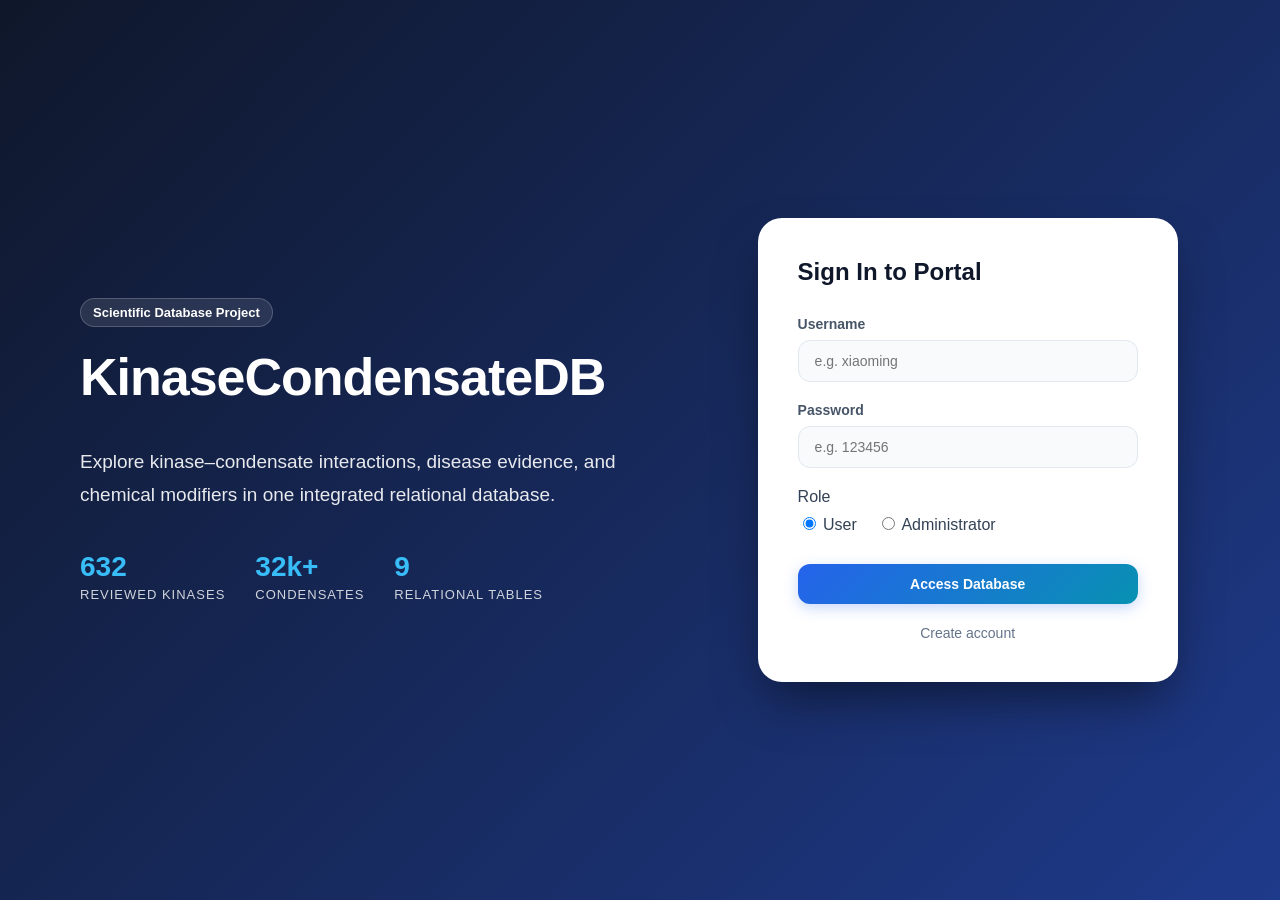
<file: templates/login.html>
<!doctype html>
<html lang="en">
<head>
  <meta charset="UTF-8">
  <title>CondensateDB Login</title>
  <link rel="stylesheet" href="/static/css/style.css">
</head>
<body class="auth-body">
<div class="auth-left">
  <div class="badge-tag">Scientific Database Project</div>
  <h1>KinaseCondensateDB</h1>
  <p class="hero-desc">Explore kinase–condensate interactions, disease evidence, and chemical modifiers in one integrated relational database.</p>
  <div class="hero-stats">
    <div class="hs-item"><strong>632</strong><span>Reviewed Kinases</span></div>
    <div class="hs-item"><strong>32k+</strong><span>Condensates</span></div>
    <div class="hs-item"><strong>9</strong><span>Relational Tables</span></div>
  </div>
</div>
<div class="auth-card">
  <h2>Sign In to Portal</h2>
  <div class="form-row"><label>Username</label><input id="username" class="input" placeholder="e.g. xiaoming"></div>
  <div class="form-row"><label>Password</label><input id="password" type="password" class="input" placeholder="e.g. 123456"></div>
  <label>Role</label>
  <div class="radio">
    <label><input type="radio" name="role" value="User" checked> User</label>
    <label><input type="radio" name="role" value="Administrator"> Administrator</label>
  </div>
  <button class="btn primary full-width" onclick="login()">Access Database</button> 
  <div class="auth-links">
    <a href="#" onclick="location.href='/register'">Create account</a>
  </div>
</div>
<script>
async function login(){const username=document.getElementById('username').value.trim(),password=document.getElementById('password').value.trim(),roleLabel=document.querySelector("input[name=role]:checked")?.value,role=roleLabel==="Administrator"?"管理员":"普通用户";if(!username||!password||!role){alert('Username, password and role are required');return}const r=await fetch('/api/auth/login',{method:'POST',headers:{'Content-Type':'application/json'},body:JSON.stringify({username,password,role})});const j=await r.json();if(j.code!==200){alert(j.msg);return}localStorage.setItem('token',j.data.token);localStorage.setItem('user',JSON.stringify(j.data.user));location.href=roleLabel==='Administrator'?'/admin':'/index'}
</script>
</body>
</html>
</file>
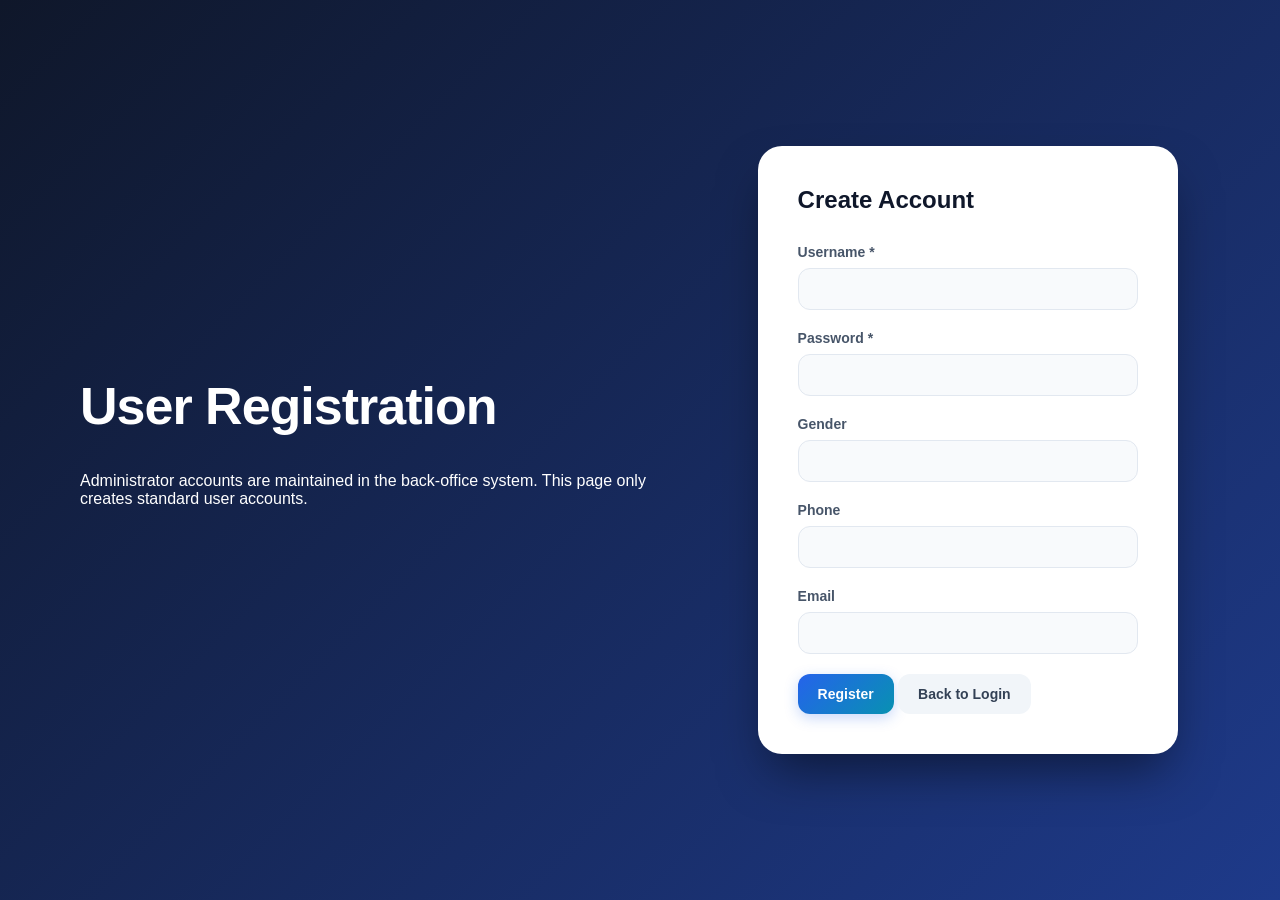
<file: templates/register.html>
<!doctype html><html lang="en"><head><meta charset="UTF-8"><title>User Registration</title><link rel="stylesheet" href="/static/css/style.css"></head><body class="auth-body">
<div class="auth-left"><h1>User Registration</h1><p>Administrator accounts are maintained in the back-office system. This page only creates standard user accounts.</p></div>
<div class="auth-card"><h2>Create Account</h2><div class="form-row"><label>Username *</label><input id="username" class="input"></div><div class="form-row"><label>Password *</label><input id="password" type="password" class="input"></div><div class="form-row"><label>Gender</label><input id="gender" class="input"></div><div class="form-row"><label>Phone</label><input id="phone" class="input"></div><div class="form-row"><label>Email</label><input id="email" class="input"></div><button class="btn primary" onclick="reg()">Register</button> <button class="btn" onclick="location.href='/login'">Back to Login</button></div>
<script>
async function reg(){const data={username:username.value.trim(),password:password.value.trim(),gender:gender.value.trim(),phone:phone.value.trim(),email:email.value.trim()};if(!data.username||!data.password){alert('Username and password are required');return}const r=await fetch('/api/auth/register',{method:'POST',headers:{'Content-Type':'application/json'},body:JSON.stringify(data)});const j=await r.json();alert(j.msg);if(j.code===200)location.href='/login'}
</script></body></html>
</file>
<file: static/css/style.css>
:root{--primary:#2563eb;--dark:#0f172a;--muted:#64748b;--bg:#f8fafc;--card:#fff;--cyan:#0891b2;--teal:#14b8a6}
*{box-sizing:border-box}
body{margin:0;font-family:Inter,'Segoe UI',Roboto,sans-serif;background:var(--bg);color:#334155}

/* Auth / Landing */
.auth-body{min-height:100vh;display:flex;background:linear-gradient(135deg,#0f172a 0%,#1e3a8a 100%)}
.auth-left{flex:1.2;color:#fff;padding:80px;display:flex;flex-direction:column;justify-content:center}
.badge-tag{display:inline-block;padding:6px 12px;background:rgba(255,255,255,0.1);border:1px solid rgba(255,255,255,0.2);border-radius:20px;font-size:13px;font-weight:600;margin-bottom:20px;width:max-content;backdrop-filter:blur(4px)}
.auth-left h1{font-size:52px;margin:0 0 20px;font-weight:800;letter-spacing:-1px}
.hero-desc{font-size:19px;line-height:1.7;opacity:0.9;max-width:560px;margin-bottom:40px}
.hero-stats{display:flex;gap:30px}
.hs-item{display:flex;flex-direction:column}
.hs-item strong{font-size:28px;font-weight:800;color:#38bdf8}
.hs-item span{font-size:13px;opacity:0.8;text-transform:uppercase;letter-spacing:1px;margin-top:4px}

.auth-card{width:420px;margin:auto 8% auto 0;background:#fff;border-radius:24px;padding:40px;box-shadow:0 25px 50px -12px rgba(0,0,0,0.5)}
.auth-card h2{margin-top:0;font-size:24px;color:#0f172a;margin-bottom:30px}
.form-row{margin-bottom:20px}
.form-row label{display:block;margin-bottom:8px;color:#475569;font-weight:600;font-size:14px}
.input,select,textarea{width:100%;padding:12px 16px;border:1px solid #e2e8f0;border-radius:12px;background:#f8fafc;font-size:14px;transition:all 0.2s}
.input:focus{border-color:#38bdf8;outline:none;background:#fff;box-shadow:0 0 0 3px rgba(56,189,248,0.1)}
.radio{display:flex;gap:20px;margin-top:8px;margin-bottom:30px}
.radio label{font-weight:500;color:#334155;cursor:pointer}

.btn{border:0;border-radius:12px;padding:12px 20px;background:#f1f5f9;color:#334155;cursor:pointer;font-weight:600;font-size:14px;transition:all 0.2s}
.btn:hover{background:#e2e8f0;transform:translateY(-1px)}
.btn.primary{background:linear-gradient(135deg,#2563eb,#0891b2);color:#fff;box-shadow:0 4px 14px rgba(37,99,235,0.25)}
.btn.primary:hover{box-shadow:0 6px 20px rgba(37,99,235,0.4);transform:translateY(-2px)}
.btn.danger{background:#ef4444;color:white}
.btn.warn{background:#f59e0b;color:white}
.btn.small{padding:8px 12px;font-size:13px}
.full-width{width:100%}
.auth-links{text-align:center;margin-top:20px}
.auth-links a{color:#64748b;text-decoration:none;font-size:14px;font-weight:500}
.auth-links a:hover{color:#2563eb}

/* Layout */
.topbar{height:70px;background:rgba(255,255,255,0.9);backdrop-filter:blur(10px);box-shadow:0 1px 3px rgba(0,0,0,0.05);display:flex;align-items:center;padding:0 40px;position:sticky;top:0;z-index:100}
.brand{font-weight:800;font-size:20px;color:#0f172a;margin-right:40px;display:flex;align-items:center;gap:8px}
.brand::before{content:'';display:block;width:12px;height:12px;background:#38bdf8;border-radius:50%}
.nav button{background:none;border:0;margin:0 4px;padding:10px 16px;border-radius:10px;cursor:pointer;font-weight:600;color:#64748b;transition:all 0.2s;font-size:14px}
.nav button.active,.nav button:hover{background:#f1f5f9;color:#0f172a}
.container{padding:40px;max-width:1400px;margin:0 auto}

/* Dashboard Cards */
.dash-grid{display:grid;grid-template-columns:repeat(auto-fit,minmax(240px,1fr));gap:20px;margin-bottom:40px}
.dash-card{background:#fff;border-radius:20px;padding:24px;box-shadow:0 4px 6px -1px rgba(0,0,0,0.05),0 2px 4px -1px rgba(0,0,0,0.03);border:1px solid #f1f5f9;display:flex;flex-direction:column;transition:transform 0.2s,box-shadow 0.2s}
.dash-card:hover{transform:translateY(-4px);box-shadow:0 10px 25px -5px rgba(0,0,0,0.1),0 8px 10px -6px rgba(0,0,0,0.1)}
.dash-value{font-size:36px;font-weight:800;color:#0f172a;margin-top:auto;padding-top:16px}
.dash-label{font-size:14px;color:#64748b;font-weight:600;text-transform:uppercase;letter-spacing:0.5px}

/* Schema Section */
.schema-section{background:#fff;border-radius:24px;padding:40px;margin-bottom:40px;box-shadow:0 4px 6px -1px rgba(0,0,0,0.05);border:1px solid #e2e8f0}
.schema-header{margin-bottom:30px}
.schema-header h2{margin:0 0 8px;font-size:24px;color:#0f172a}
.schema-header p{margin:0;color:#64748b}
.schema-grid{display:grid;grid-template-columns:repeat(auto-fit,minmax(300px,1fr));gap:24px}
.schema-table-card{background:#f8fafc;border:1px solid #e2e8f0;border-radius:16px;padding:20px}
.schema-table-card h3{margin:0 0 12px;font-size:16px;color:#0f172a;display:flex;align-items:center;justify-content:space-between}
.schema-tag{font-size:11px;padding:4px 8px;background:#e2e8f0;border-radius:12px;color:#475569;font-weight:600}
.schema-fields{list-style:none;padding:0;margin:0;font-size:13px;color:#64748b}
.schema-fields li{padding:6px 0;border-bottom:1px solid #e2e8f0;display:flex;justify-content:space-between}
.schema-fields li:last-child{border-bottom:none;padding-bottom:0}
.schema-fields .pk{color:#2563eb;font-weight:600}
.schema-fields .fk{color:#0891b2}

/* Main Cards */
.card{background:#fff;border-radius:24px;padding:32px;box-shadow:0 4px 6px -1px rgba(0,0,0,0.05);border:1px solid #f1f5f9;margin-bottom:24px}
.card h2{margin:0 0 8px;font-size:22px;color:#0f172a}
.card p{margin:0 0 24px;color:#64748b}

.toolbar{display:flex;gap:12px;align-items:center;flex-wrap:wrap;margin-bottom:24px;background:#f8fafc;padding:16px;border-radius:16px}
.toolbar .input{max-width:300px}

/* Table */
.table-wrap{border-radius:16px;overflow:hidden;border:1px solid #e2e8f0}
table{width:100%;border-collapse:collapse;background:white}
th,td{padding:14px 16px;border-bottom:1px solid #e2e8f0;text-align:left;font-size:14px;vertical-align:middle}
th{color:#475569;background:#f8fafc;font-weight:700;font-size:13px;text-transform:uppercase;letter-spacing:0.5px}
tr:last-child td{border-bottom:none}
tr:hover td{background:#f8fafc}
td.actions{white-space:nowrap;display:flex;gap:8px}

.pagination{display:flex;justify-content:space-between;align-items:center;margin-top:20px;color:#64748b;font-size:14px}

/* Badges */
.badge{display:inline-block;padding:4px 10px;border-radius:12px;font-size:12px;font-weight:600}
.badge-yes{background:#dcfce7;color:#166534}
.badge-no{background:#fee2e2;color:#991b1b}
.badge-neutral{background:#f1f5f9;color:#475569}

/* Modal */
.modal-mask{position:fixed;inset:0;background:rgba(15,23,42,0.6);backdrop-filter:blur(4px);display:none;align-items:center;justify-content:center;z-index:999}
.modal{width:min(1000px,90vw);max-height:85vh;overflow:auto;background:#fff;border-radius:24px;padding:32px;box-shadow:0 25px 50px -12px rgba(0,0,0,0.5)}
.modal-head{display:flex;justify-content:space-between;align-items:center;margin-bottom:24px;padding-bottom:16px;border-bottom:1px solid #e2e8f0}
.modal-head h2{margin:0;font-size:20px;color:#0f172a}

.charts{display:grid;grid-template-columns:repeat(auto-fit,minmax(400px,1fr));gap:24px;margin-top:24px}
.chart{height:360px;padding:20px}

/* Quick Query Section */
.quick-list{display:flex;flex-direction:column;gap:12px}
.btn.quick{text-align:left;padding:16px 24px;font-size:15px;background:#f8fafc;color:#0f172a;border:1px solid #e2e8f0;box-shadow:none;display:flex;align-items:center;justify-content:space-between}
.btn.quick:hover{background:#fff;border-color:#38bdf8;box-shadow:0 4px 12px rgba(56,189,248,0.15);transform:translateY(-2px)}
.btn.quick::after{content:'→';color:#94a3b8;font-size:18px;transition:transform 0.2s}
.btn.quick:hover::after{transform:translateX(4px);color:#38bdf8}

/* Admin Sidebar */
.admin-layout{display:flex;min-height:100vh}
.sidebar{width:260px;background:#fff;border-right:1px solid #e2e8f0;padding:32px 20px;display:flex;flex-direction:column;gap:8px;position:sticky;top:0;height:100vh}
.sidebar h2{margin:0 0 24px 12px;font-size:18px;color:#0f172a}
.side-btn{background:none;border:0;padding:12px;text-align:left;border-radius:12px;cursor:pointer;font-weight:600;color:#64748b;transition:all 0.2s}
.side-btn:hover{background:#f8fafc;color:#0f172a}
.side-btn.active{background:#eff6ff;color:#2563eb}
.admin-main{flex:1;padding:40px;background:#f8fafc}
</file>
